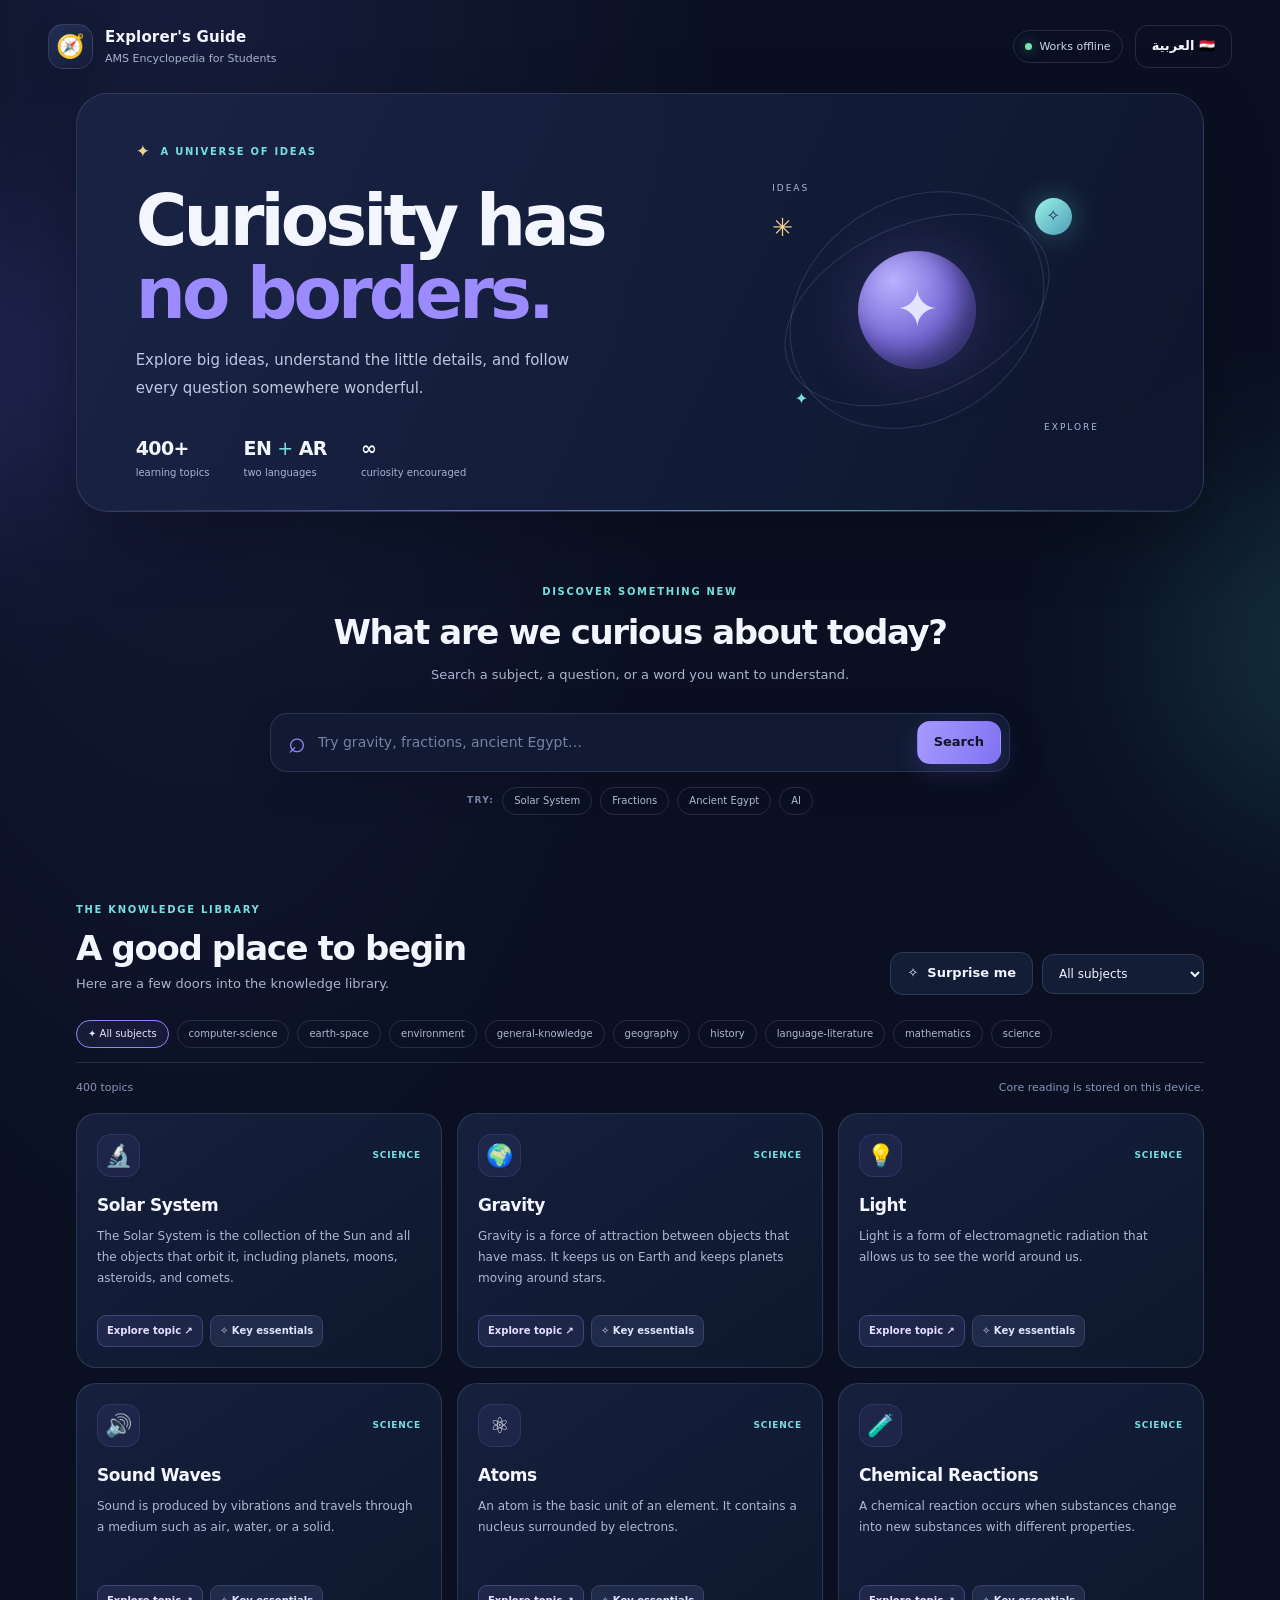
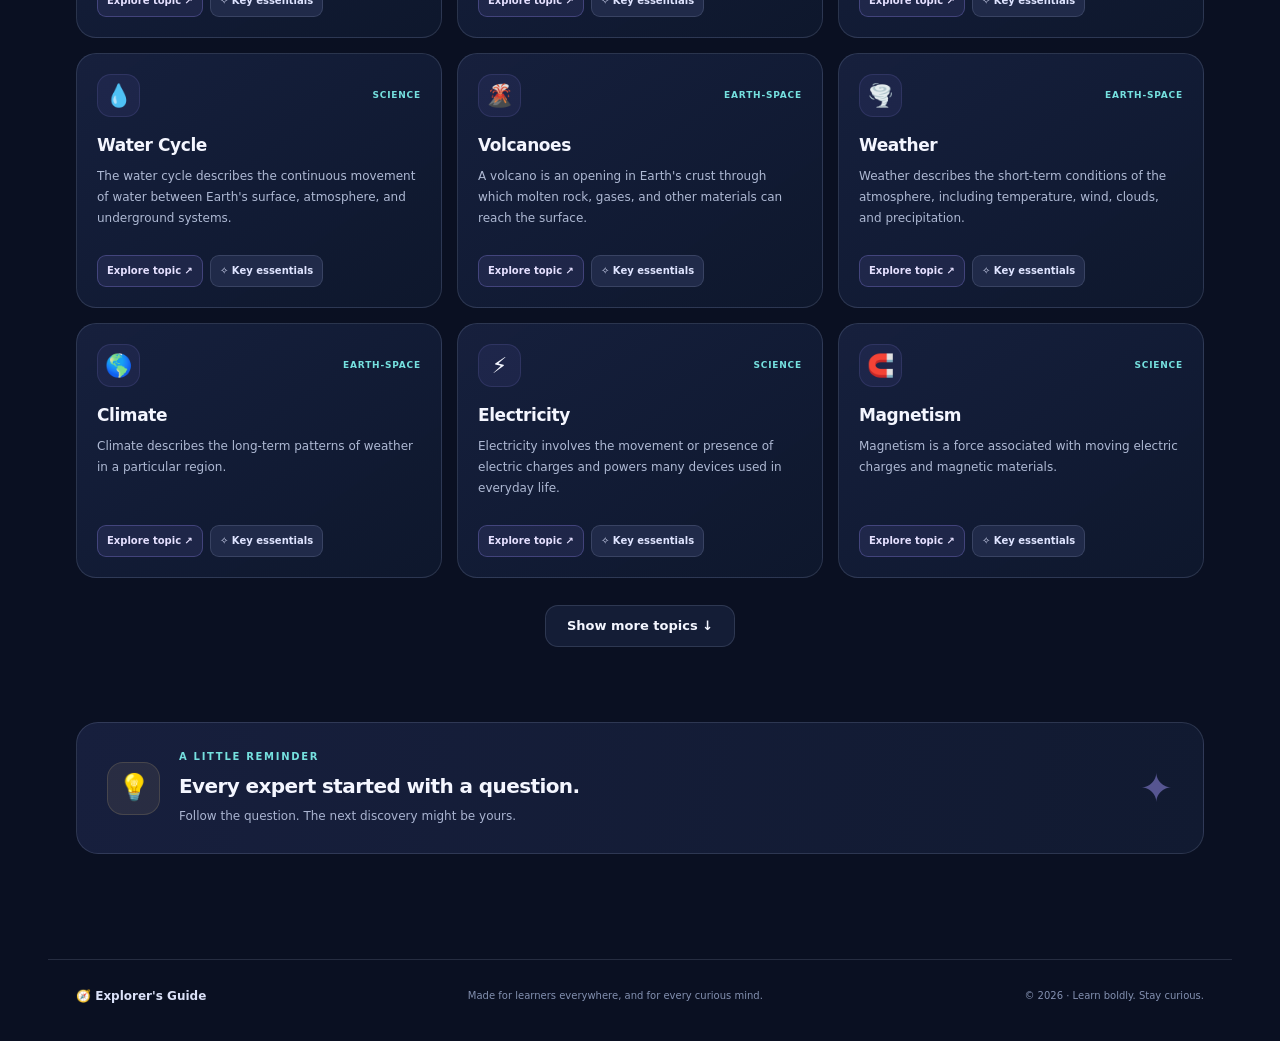
<file: index.html>
<!doctype html>
<html lang="en" dir="ltr">
<head>
  <meta charset="utf-8">
  <meta name="viewport" content="width=device-width, initial-scale=1">
  <meta name="theme-color" content="#101a36">
  <meta name="description" content="Explorer's Guide, a bilingual student encyclopedia made for curious minds.">
  <title>Explorer's Guide | AMS Encyclopedia for Students</title>
  <link rel="stylesheet" href="style.css">
</head>
<body>
  <div class="ambient ambient-a" aria-hidden="true"></div><div class="ambient ambient-b" aria-hidden="true"></div>
  <header class="site-header">
    <a class="brand" href="#top" aria-label="Explorer's Guide home"><span class="brand-mark">🧭</span><span><strong>Explorer's Guide</strong><small>AMS Encyclopedia for Students</small></span></a>
    <div class="header-actions"><span class="offline-pill"><i></i><span data-i18n="offline">Works offline</span></span><button id="languageButton" class="button button-ghost" type="button">العربية 🇪🇬</button></div>
  </header>
  <main id="top">
    <section class="hero">
      <div class="hero-copy"><div class="eyebrow"><span>✦</span> <span data-i18n="heroBadge">A universe of ideas</span></div>
        <h1><span data-i18n="heroLine1">Curiosity has</span><br><em data-i18n="heroLine2">no borders.</em></h1>
        <p data-i18n="heroDesc">Explore big ideas, understand the little details, and follow every question somewhere wonderful.</p>
        <div class="hero-stats"><div><strong id="heroTopicCount">400+</strong><span data-i18n="topicsAvailable">learning topics</span></div><div><strong>EN <b>+</b> AR</strong><span data-i18n="twoLanguages">two languages</span></div><div><strong>∞</strong><span data-i18n="curiosity">curiosity encouraged</span></div></div>
      </div>
      <div class="hero-art" aria-hidden="true"><div class="orbit orbit-one"></div><div class="orbit orbit-two"></div><div class="planet planet-main">✦</div><div class="planet planet-small">✧</div><div class="orbit-label label-top">IDEAS</div><div class="orbit-label label-bottom">EXPLORE</div><div class="spark spark-one">✳</div><div class="spark spark-two">✦</div></div>
    </section>
    <section class="search-panel" aria-labelledby="searchTitle"><div class="section-kicker" data-i18n="discover">DISCOVER SOMETHING NEW</div><h2 id="searchTitle" data-i18n="searchTitle">What are we curious about today?</h2><p data-i18n="searchSub">Search a subject, a question, or a word you want to understand.</p>
      <form id="searchForm" class="search-form"><span class="search-icon" aria-hidden="true">⌕</span><input id="searchBox" type="search" autocomplete="off" placeholder="Try gravity, fractions, ancient Egypt…" aria-label="Search topics"><button class="button button-primary" type="submit" data-i18n="search">Search <span>↗</span></button></form>
      <div class="quick-search"><span data-i18n="popular">TRY:</span><button type="button" class="chip" data-query="Solar System">Solar System</button><button type="button" class="chip" data-query="Fractions">Fractions</button><button type="button" class="chip" data-query="Ancient Egypt">Ancient Egypt</button><button type="button" class="chip" data-query="Artificial Intelligence">AI</button></div>
    </section>
    <section class="library-section" aria-labelledby="resultsTitle"><div class="library-head"><div><div class="section-kicker" data-i18n="library">THE KNOWLEDGE LIBRARY</div><h2 id="resultsTitle">A good place to begin</h2><p id="resultsSub" data-i18n="librarySub">Choose a trail, or let curiosity pick one.</p></div><div class="library-tools"><button id="randomButton" class="button button-outline" type="button"><span>✧</span> <span data-i18n="surprise">Surprise me</span></button><label class="sr-only" for="categoryFilter" data-i18n="filter">Filter by subject</label><select id="categoryFilter" aria-label="Filter by subject"><option value="all">All subjects</option></select></div></div>
      <div id="categoryRail" class="category-rail" aria-label="Subject filters"></div><div class="result-meta"><span id="topicCount">Loading topics…</span><span data-i18n="localNote">Core reading is stored on this device.</span></div><div id="result" class="topic-grid" aria-live="polite"></div>
      <div class="pagination-row"><button id="loadMoreButton" class="button button-outline" type="button" data-i18n="loadMore">Show more topics ↓</button></div>
    </section>
    <section class="callout"><div class="callout-icon">💡</div><div><div class="section-kicker" data-i18n="tinyReminder">A LITTLE REMINDER</div><h2 data-i18n="calloutTitle">Every expert started with a question.</h2><p data-i18n="calloutText">Follow the question. The next discovery might be yours.</p></div><span class="callout-star" aria-hidden="true">✦</span></section>
  </main>
  <footer><a class="footer-brand" href="#top">🧭 Explorer's Guide</a><p data-i18n="footerText">Made for learners at AMS Benha, and for every curious mind.</p><span>© 2026 · <span data-i18n="footerSmall">Learn boldly. Stay curious.</span></span></footer>
  <script src="data.js"></script><script src="script.js"></script>
</body></html>
</file>
<file: style.css>
:root{color-scheme:dark;--bg:#0a1022;--panel:#111a32;--panel2:#151f3b;--ink:#f4f6ff;--muted:#aab4d1;--line:rgba(205,216,255,.14);--violet:#9c8bff;--cyan:#75e0df;--gold:#f5d28a;--radius:24px;--shadow:0 24px 70px rgba(0,0,0,.23)}
*{box-sizing:border-box}html{scroll-behavior:smooth}body{margin:0;background:radial-gradient(ellipse at 15% 0%,rgba(80,89,180,.17),transparent 34%),var(--bg);color:var(--ink);font-family:Inter,ui-sans-serif,system-ui,-apple-system,BlinkMacSystemFont,"Segoe UI",sans-serif;line-height:1.6;min-height:100vh;overflow-x:hidden}button,input,select{font:inherit}button{cursor:pointer}a{color:inherit;text-decoration:none}.ambient{position:absolute;z-index:-1;pointer-events:none;border-radius:50%;filter:blur(85px);opacity:.15}.ambient-a{width:320px;height:320px;top:210px;left:-180px;background:#796bff}.ambient-b{width:340px;height:340px;top:480px;right:-220px;background:#49cfc8}.site-header{max-width:1240px;margin:auto;padding:24px 28px;display:flex;align-items:center;justify-content:space-between;gap:20px}.brand{display:flex;align-items:center;gap:12px}.brand-mark{width:45px;height:45px;border:1px solid var(--line);border-radius:15px;display:grid;place-items:center;background:linear-gradient(145deg,#242f58,#151c36);font-size:23px;box-shadow:0 8px 30px #0002}.brand strong,.brand small{display:block}.brand strong{font-size:15px;letter-spacing:.01em}.brand small{font-size:11px;color:var(--muted);margin-top:1px}.header-actions{display:flex;align-items:center;gap:12px}.offline-pill{font-size:11px;color:#c9d7e8;border:1px solid var(--line);border-radius:30px;padding:7px 11px;display:flex;align-items:center;gap:7px}.offline-pill i{width:7px;height:7px;background:#78e3b1;border-radius:50%;box-shadow:0 0 12px #78e3b188}.button{border:1px solid transparent;border-radius:13px;padding:10px 16px;font-size:13px;font-weight:700;transition:transform .2s,border-color .2s,background .2s;color:var(--ink);display:inline-flex;align-items:center;justify-content:center;gap:9px}.button:hover{transform:translateY(-2px)}.button-ghost{background:transparent;border-color:var(--line)}.button-ghost:hover,.button-outline:hover{border-color:#a89bff;background:#8c7cff12}.button-primary{background:linear-gradient(110deg,#a59aff,#8172f2);color:#10142a;box-shadow:0 8px 24px #8172f233}.button-outline{background:#141d36;border-color:var(--line)}main{max-width:1184px;padding:0 28px 65px;margin:auto}.hero{min-height:385px;padding:44px 5.2% 30px;display:grid;grid-template-columns:1.1fr .9fr;align-items:center;position:relative;overflow:hidden;border:1px solid var(--line);border-radius:32px;background:linear-gradient(115deg,rgba(26,36,69,.95),rgba(15,24,48,.88));box-shadow:var(--shadow)}.hero:after{content:"";position:absolute;inset:auto 0 0;height:1px;background:linear-gradient(90deg,transparent,var(--violet),var(--cyan),transparent);opacity:.65}.eyebrow,.section-kicker{font-size:10px;font-weight:800;letter-spacing:.17em;color:var(--cyan);text-transform:uppercase}.eyebrow{display:flex;align-items:center;gap:9px}.eyebrow span:first-child{color:var(--gold);font-size:17px}.hero h1{font-size:clamp(43px,5.5vw,72px);line-height:1.03;letter-spacing:-.055em;margin:20px 0 17px;font-weight:800}.hero h1 em{font-style:normal;color:var(--violet)}.hero-copy>p{max-width:480px;color:#bdc7e2;font-size:15px;line-height:1.85;margin:0}.hero-stats{display:flex;gap:34px;margin-top:30px}.hero-stats div{display:flex;flex-direction:column}.hero-stats strong{font-size:19px;letter-spacing:-.03em}.hero-stats strong b{color:var(--cyan);font-weight:500}.hero-stats span{font-size:10px;color:var(--muted);margin-top:2px}.hero-art{position:relative;height:300px;display:grid;place-items:center}.orbit{position:absolute;border:1px solid #b2b6ff2b;border-radius:50%;transform:rotate(-24deg)}.orbit-one{width:280px;height:170px}.orbit-two{width:220px;height:270px;transform:rotate(55deg)}.planet{position:absolute;border-radius:50%;display:grid;place-items:center}.planet-main{width:118px;height:118px;background:radial-gradient(circle at 30% 25%,#b9b0ff,#7868d5 52%,#3b417e);box-shadow:inset -13px -12px 24px #15153e88,0 0 65px #8c7bff3b;font-size:52px;color:#e6e3ff}.planet-small{width:37px;height:37px;background:linear-gradient(135deg,#9af3e6,#4e9db7);top:38px;right:16%;box-shadow:0 0 28px #5ce0dd55;color:#14324a}.orbit-label{position:absolute;font-size:9px;letter-spacing:.22em;color:#aeb7dd}.label-top{top:21px;left:18%}.label-bottom{bottom:25px;right:10%}.spark{position:absolute;color:var(--gold)}.spark-one{top:48px;left:18%;font-size:25px}.spark-two{bottom:48px;left:23%;font-size:16px;color:var(--cyan)}.search-panel{margin:38px 0 55px;text-align:center;padding:34px 22px 25px}.search-panel h2,.library-head h2{font-size:clamp(24px,3vw,34px);letter-spacing:-.04em;line-height:1.2;margin:12px 0}.search-panel>p,.library-head p{color:var(--muted);font-size:13px;margin:0}.search-form{max-width:740px;margin:27px auto 15px;display:flex;align-items:center;gap:10px;background:#111a32;border:1px solid #a6aef32a;border-radius:17px;padding:7px 8px 7px 17px;box-shadow:0 10px 40px #0002}.search-icon{font-size:30px;color:var(--violet);line-height:1}.search-form input{flex:1;min-width:0;background:transparent;border:0;outline:0;color:var(--ink);font-size:14px;padding:10px 2px}.search-form input::placeholder{color:#7582a6}.search-form:focus-within{border-color:#9e91ff88;box-shadow:0 0 0 3px #8e7dff12}.quick-search{display:flex;align-items:center;justify-content:center;gap:8px;flex-wrap:wrap}.quick-search>span{font-size:9px;letter-spacing:.15em;color:#7886a8;font-weight:800}.chip{background:transparent;border:1px solid var(--line);color:#aeb9d5;border-radius:99px;padding:5px 11px;font-size:10px}.chip:hover,.chip.active{border-color:#9286ff;color:#e8e4ff;background:#8c7cff14}.library-section{padding-top:7px}.library-head{display:flex;justify-content:space-between;align-items:end;gap:22px}.library-head h2{margin:10px 0 6px}.library-tools{display:flex;align-items:center;gap:9px}.library-tools select{max-width:190px;background:#141d36;border:1px solid var(--line);color:var(--ink);border-radius:12px;padding:11px 12px;font-size:12px;outline:0}.category-rail{display:flex;gap:8px;overflow-x:auto;padding:25px 0 14px;scrollbar-width:thin;scrollbar-color:#3b4569 transparent}.category-rail button{white-space:nowrap;flex-shrink:0}.result-meta{display:flex;justify-content:space-between;gap:12px;border-top:1px solid var(--line);padding:16px 0;color:#8794b7;font-size:11px}.topic-grid{display:grid;grid-template-columns:repeat(3,minmax(0,1fr));gap:15px}.topic-card{min-width:0;border:1px solid var(--line);border-radius:20px;padding:20px;background:linear-gradient(145deg,rgba(24,34,64,.9),rgba(15,24,46,.92));display:flex;flex-direction:column;min-height:255px;position:relative;overflow:hidden;animation:rise .35s both;transition:transform .22s,border-color .22s,background .22s}.topic-card:before{content:"";position:absolute;inset:0 auto 0 0;width:2px;background:linear-gradient(180deg,var(--violet),var(--cyan));opacity:0;transition:opacity .2s}.topic-card:hover{transform:translateY(-4px);border-color:#a9a0ff52;background:linear-gradient(145deg,#1b2749,#111a32)}.topic-card:hover:before{opacity:1}.card-top{display:flex;justify-content:space-between;align-items:center;gap:10px}.topic-icon{width:43px;height:43px;display:grid;place-items:center;border-radius:14px;background:#8f83ff14;border:1px solid #9f92ff22;font-size:22px}.topic-category{font-size:9px;letter-spacing:.09em;text-transform:uppercase;color:var(--cyan);font-weight:800}.topic-card h3{font-size:17px;line-height:1.35;letter-spacing:-.025em;margin:17px 0 9px}.topic-card p{font-size:12px;line-height:1.75;color:#aeb9d4;margin:0 0 19px;display:-webkit-box;-webkit-line-clamp:3;-webkit-box-orient:vertical;overflow:hidden}.card-actions{display:flex;gap:7px;flex-wrap:wrap;margin-top:auto}.mini-button{border:1px solid var(--line);background:#202a49;color:#dfe4ff;border-radius:9px;padding:7px 9px;font-size:10px;font-weight:700}.mini-button:hover{border-color:#a398ff;background:#8d7cff1c}.mini-button.primary{background:#9285ff1b;border-color:#9e91ff48;color:#e5e0ff}.detail-card{grid-column:1/-1;padding:clamp(22px,4vw,42px);border:1px solid #a79cff48;border-radius:24px;background:linear-gradient(145deg,#192444,#10192f);box-shadow:var(--shadow)}.detail-heading{display:flex;gap:18px;align-items:center;margin-bottom:28px}.detail-heading .topic-icon{width:60px;height:60px;font-size:30px}.detail-heading h2{font-size:clamp(25px,4vw,38px);line-height:1.2;letter-spacing:-.04em;margin:7px 0 0}.detail-section{border-top:1px solid var(--line);padding:21px 0}.detail-section h3{font-size:13px;color:var(--cyan);margin:0 0 9px}.detail-section p{font-size:14px;line-height:1.9;color:#c2cbe1;margin:0;white-space:pre-line}.detail-section ul{padding-inline-start:20px;margin:0;color:#c2cbe1}.detail-section li{padding:5px 0;font-size:13px;line-height:1.7}.detail-actions{display:flex;gap:9px;flex-wrap:wrap;padding-top:10px}.empty-state{grid-column:1/-1;text-align:center;padding:50px 20px;border:1px dashed var(--line);border-radius:20px}.empty-state .empty-icon{font-size:36px}.empty-state h3{margin:10px 0}.empty-state p{font-size:13px;color:var(--muted)}.pagination-row{text-align:center;padding:27px 0 5px}.pagination-row .button{min-width:190px}.callout{margin:70px 0 10px;display:flex;align-items:center;gap:19px;position:relative;overflow:hidden;padding:26px 30px;border:1px solid var(--line);border-radius:22px;background:linear-gradient(100deg,#171f3d,#111a31)}.callout-icon{flex-shrink:0;width:53px;height:53px;display:grid;place-items:center;border-radius:16px;background:#f4d58c14;border:1px solid #f4d58c25;font-size:26px}.callout h2{font-size:20px;letter-spacing:-.03em;margin:5px 0}.callout p{color:var(--muted);font-size:12px;margin:0}.callout-star{margin-inline-start:auto;font-size:40px;color:#a69aff77}footer{border-top:1px solid var(--line);max-width:1184px;margin:30px auto 0;padding:27px 28px 35px;display:flex;align-items:center;justify-content:space-between;gap:16px;color:#8390b0;font-size:10px}footer p{margin:0}.footer-brand{color:#dbe1f8;font-size:12px;font-weight:800}.sr-only{position:absolute;width:1px;height:1px;padding:0;margin:-1px;overflow:hidden;clip:rect(0,0,0,0);white-space:nowrap;border:0}@keyframes rise{from{opacity:0;transform:translateY(8px)}to{opacity:1;transform:translateY(0)}}html[dir="rtl"] body{text-align:right}html[dir="rtl"] .eyebrow{justify-content:flex-start}html[dir="rtl"] .hero-stats{flex-direction:row}html[dir="rtl"] .search-form{padding:7px 17px 7px 8px}html[dir="rtl"] .topic-card:before{left:auto;right:0}html[dir="rtl"] .detail-section ul{padding-inline-start:0;padding-inline-end:20px}html[dir="rtl"] footer{direction:rtl}@media(max-width:850px){.hero{grid-template-columns:1fr .65fr;padding-inline:5%}.hero-art{transform:scale(.82)}.topic-grid{grid-template-columns:repeat(2,minmax(0,1fr))}.library-head{align-items:start;flex-direction:column}.library-tools{width:100%;justify-content:space-between}.library-tools select{flex:1}.result-meta{flex-wrap:wrap}}@media(max-width:600px){.site-header{padding:16px 17px}.brand small{font-size:9px}.offline-pill{display:none}.header-actions{gap:6px}.button-ghost{padding:8px 10px;font-size:11px}main{padding:0 15px 42px}.hero{display:block;padding:32px 23px 15px;border-radius:25px}.hero h1{font-size:49px}.hero-copy>p{font-size:13px}.hero-stats{gap:21px;margin-top:24px}.hero-stats strong{font-size:16px}.hero-stats span{font-size:9px}.hero-art{height:180px;transform:scale(.72);margin-top:-2px}.search-panel{margin:28px 0 35px;padding:12px 0}.search-panel h2{font-size:26px}.search-panel>p{font-size:12px}.search-form{margin-top:20px;gap:5px;padding-inline-start:11px}.search-form input{font-size:12px}.search-form .button{padding:10px 11px;font-size:11px}.search-icon{font-size:24px}.quick-search{gap:6px}.chip{padding:5px 8px}.topic-grid{grid-template-columns:1fr;gap:11px}.topic-card{min-height:0;padding:17px}.topic-card h3{margin-top:12px}.topic-card p{-webkit-line-clamp:3}.library-tools{flex-wrap:wrap}.library-tools select{min-width:130px}.category-rail{padding-top:17px}.callout{margin-top:44px;padding:21px 18px;gap:13px}.callout h2{font-size:17px}.callout-icon{width:43px;height:43px;font-size:22px}.callout-star{display:none}footer{margin-top:18px;padding:23px 17px;flex-wrap:wrap;justify-content:center;text-align:center;flex-direction:column;gap:7px}.detail-heading{align-items:flex-start}.detail-heading .topic-icon{width:49px;height:49px;font-size:25px}.detail-actions .button{flex:1}.hero-art .orbit-one{width:250px}.hero-art .orbit-two{height:240px}}
</file>
